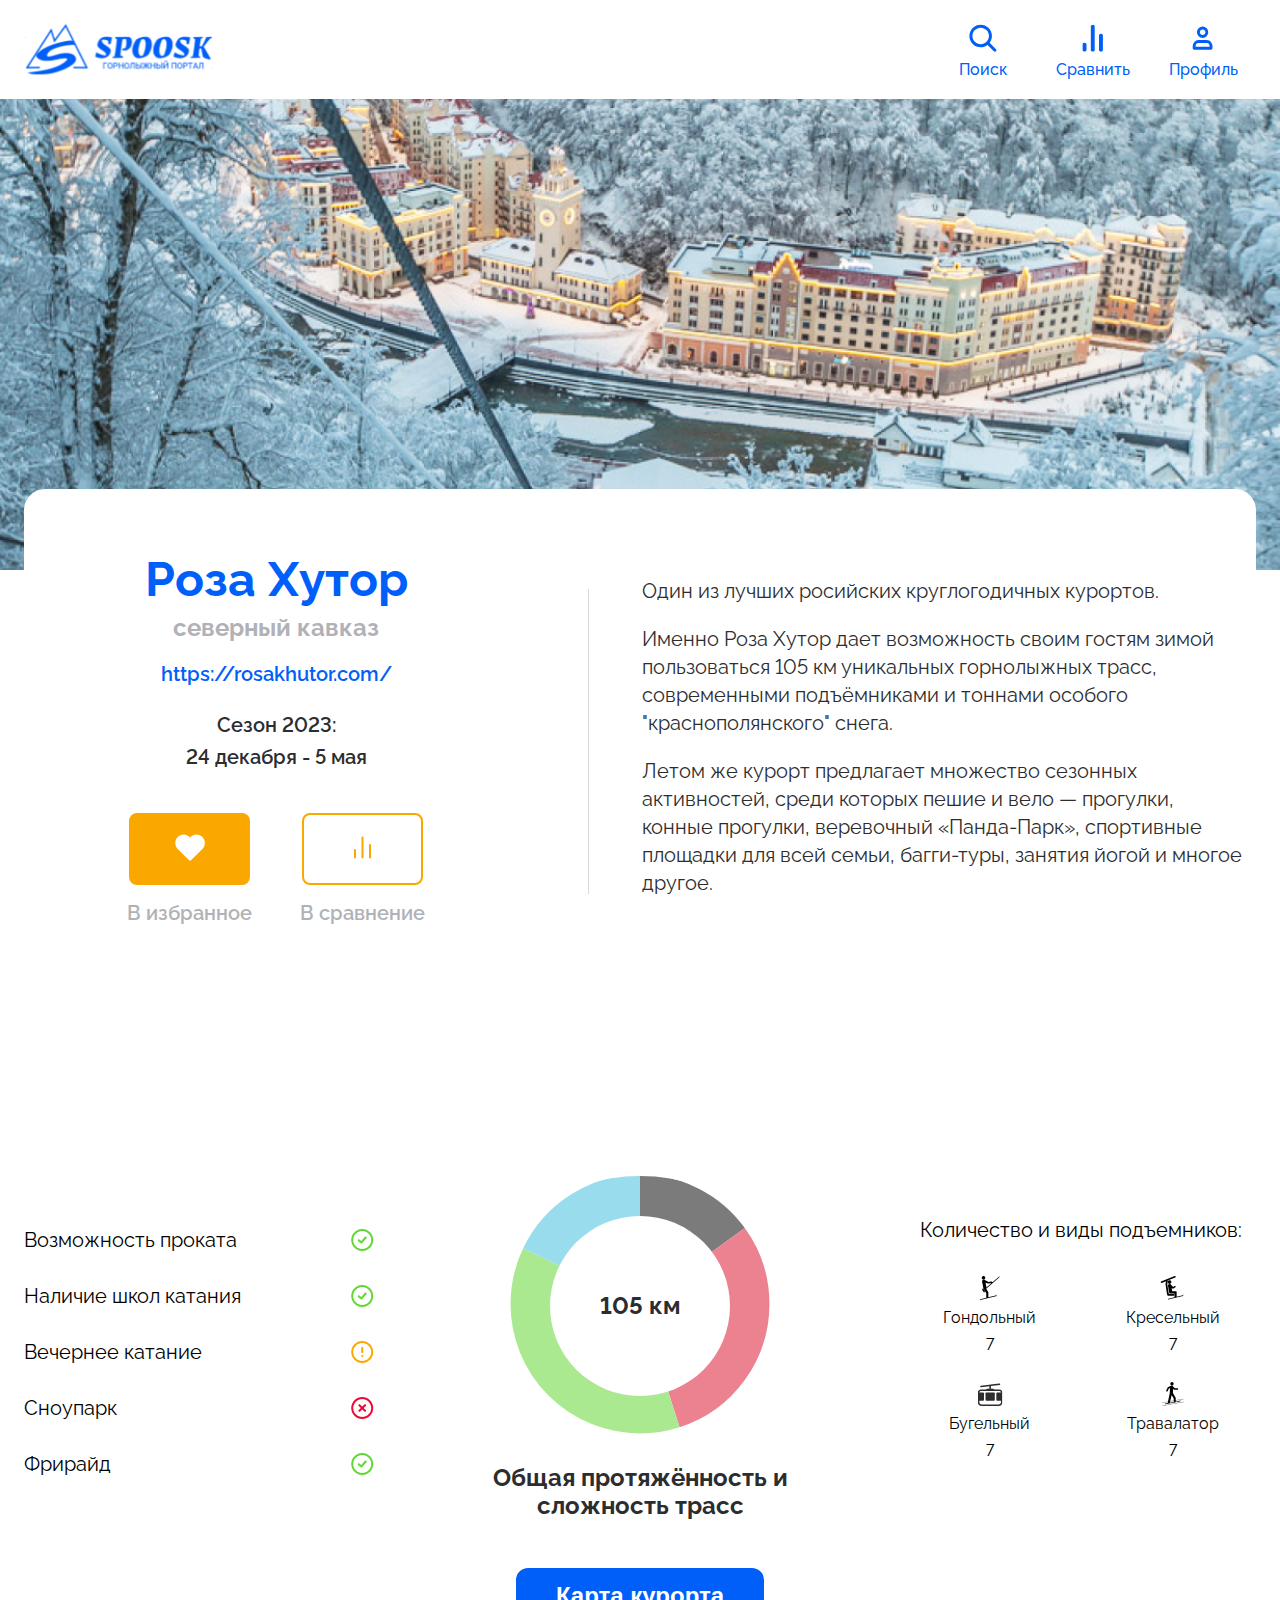
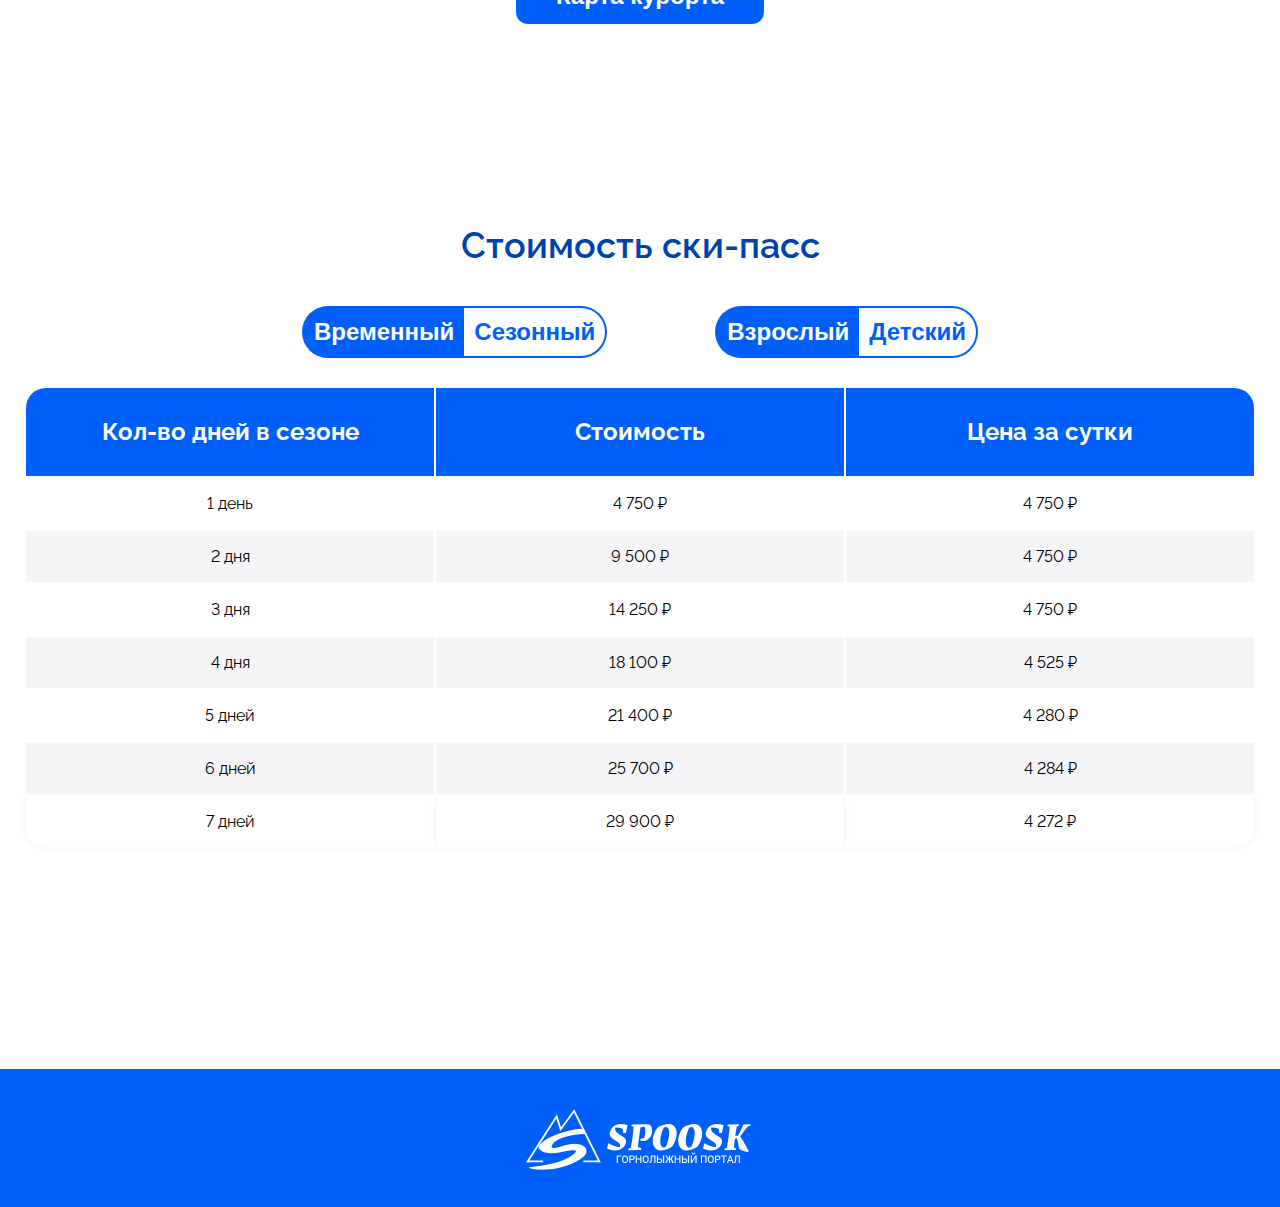
<file: pages/resorts.html>
<!DOCTYPE html>
<html lang="ru">
<head>
    <meta charset="UTF-8">
    <meta http-equiv="X-UA-Compatible" content="IE=edge">
    <meta name="viewport" content="width=device-width, initial-scale=1.0">

    <link href="https://fonts.googleapis.com/css2?family=Raleway:wght@400;500;600;700&display=swap&subset=cyrillic-ext" rel="stylesheet">
    <link rel="stylesheet" href="../css/style.css">
    <link rel="stylesheet" href="../css/resorts.css">
    <script defer src="../js/script_filter.js"></script>
    <script defer src="../js/script.js"></script>
    <script defer src="../js/script_overlay.js"></script>
    
    <title>Роза Хутор</title>
</head>
<body>
    <div class="container">

        <header class="header header-white">
            <div class="header-wrapper wrapper">

                <div class="logo">
                    <a href="../index.html">
                        <img src="../image/header/logo_blue.svg" alt="Logo" width="190" height="57">
                    </a>
                </div>

                <nav class="header-menu">
                    <ul class="menu-list">
                        <li class="menu-item">
                            <a href="#" class="menu-link menu-link-blue">
                                <img src="../image/header/header_search_icon_blue.svg" alt="Поиск" width="28" height="28">
                                <div class="name">Поиск</div>
                            </a>
                        </li>
                        <li class="menu-item">
                            <a href="#" class="menu-link menu-link-blue" id="open-modal-comparison-btn">
                                <img src="../image/header/header_comparison_icon_blue.svg" alt="Поиск" width="28" height="28">
                                <div class="name">Сравнить</div>
                            </a>
                        </li>
                        <div class="modal-comparison menu-link-blue" id="my-modal-comparison">
                            <div class="modal-comparison_box">
                                <div class="modal-comparison-block">
                                    <a href="#" class="modal-comparison-text">Пожалуйста, выберите курорты для сравнения</a>
                                </div>
                            </div>
                        </div>
                        <li class="menu-item">
                            <a href="#" class="menu-link menu-link-blue" id="open-modal-profile-btn">
                                <img src="../image/header/header_account_icon_blue.svg" alt="Поиск" width="28" height="28">
                                <div class="name">Профиль</div>
                            </a>
                        </li>
                    </ul>
                </nav>

            </div>
        </header>
    
        <main class="page">

            <section class="page-banner page_resorts-banner">
                <div class="banner-image _img">
                    <img src="../image/header/main_resorts.jpg" alt="Фото курорта">
                </div>
            </section>
    
            <section class="page-basic-info">
                <div class="wrapper">
                    <div class="basic-info-container">
                        <div class="basic-info-content">

                            <div class="basic-info-left">
                                <div class="basic-info-item basic-info-resort">
                                    <div class="resort-content">
                                        <div class="resort-name">Роза Хутор</div>
                                        <div class="resort-region">северный кавказ</div>
                                        <a class="resort-link-site" href="https://rosakhutor.com/">https://rosakhutor.com/</a>
                                        <div class="resort-sezon"> 
                                            <span>Сезон 2023:</span><br>
                                            <span>24 декабря - 5 мая</span>
                                        </div>
                                    </div>
                                    <div class="resort-button">

                                        <div class="resort-button-box left">
                                            <button class="resort-btn resort-btn-favorites">
                                                <svg width="31" height="31" viewBox="0 0 30 30" fill="none" xmlns="http://www.w3.org/2000/svg">
                                                    <path fill-rule="evenodd" clip-rule="evenodd" d="M15.5639 5.34514C17.1373 3.87288 19.041 2.50024 21.7512 2.50024C23.8889 2.50024 25.9861 3.36915 27.4974 4.88094C30.6016 7.98415 30.6338 13.2389 27.4976 16.3739L16.4476 27.4239C16.2132 27.6583 15.8953 27.79 15.5637 27.79C15.2322 27.79 14.9143 27.6583 14.6799 27.4239L3.62985 16.3739C0.493255 13.2373 0.493255 8.01774 3.62985 4.88114C5.15389 3.35711 7.22092 2.50091 9.37624 2.50091C12.0914 2.50091 13.9902 3.87147 15.5639 5.34514ZM21.7512 5.00024C19.6445 5.00024 18.2179 6.20366 16.4476 7.97391C16.2132 8.20833 15.8953 8.34003 15.5637 8.34003C15.2322 8.34003 14.9143 8.20833 14.6799 7.97391C12.9062 6.20025 11.488 5.00091 9.37624 5.00091C7.88397 5.00091 6.45282 5.59371 5.39762 6.64891C3.23733 8.8092 3.23733 12.4459 5.39762 14.6061L15.5637 24.7723L25.7299 14.6061C27.8835 12.4535 27.864 8.78201 25.7301 6.64912C24.6876 5.60618 23.2258 5.00024 21.7512 5.00024Z" fill="white"/>
                                                    <path d="M14.6167 10.1889C13.2572 8.18959 13.6059 6.53213 11.0954 6.53213C7.22089 6.53213 6.89685 7.57532 6.89685 11.3175C6.89685 11.4381 7.01928 13.59 6.62597 13.3039C5.60531 12.5616 4.195 10.7694 4.88787 9.55688C7.6929 4.64808 9.41703 11.0507 9.76358 13.8231C9.8962 14.8841 11.5585 17.4854 11.0954 18.3602C10.641 19.2185 8.50205 16.8163 8.31893 16.4867C7.12783 14.3427 12.2134 16.7521 12.9012 17.5928C13.7094 18.5806 13.9945 20.483 14.9327 21.6559C15.8286 22.7757 15.3122 25.1673 16.4451 21.7687C17.0974 19.812 17.9776 18.7798 19.5827 17.7282C21.3944 16.5412 22.7371 16.0373 22.314 13.7103C22.0422 12.2152 15.69 16.797 15.0005 17.051C10.9151 18.5562 8.92839 15.3857 8.92839 11.4078C8.92839 10.7139 8.39015 9.92299 9.15412 9.8729C10.3373 9.79531 12.2362 10.1105 13.0818 11.0467C13.3014 11.2898 9.5188 11.1039 9.24441 11.0918C5.45478 10.9256 9.24053 13.8043 10.9148 14.1391C12.3657 14.4293 15.0738 14.0361 15.7905 12.4236C16.2706 11.3433 18.2735 11.5159 18.2735 9.3763C18.2735 8.72195 18.617 6.98708 19.4924 6.93844C21.4652 6.82885 24.6647 4.97096 25.6096 7.25446C27.3396 11.4351 26.3105 14.0647 22.6977 16.735C21.6596 17.5023 19.5731 18.1239 18.7701 19.1277C17.4164 20.8199 20.4244 15.0846 21.6594 13.3039C23.0952 11.2337 21.4256 12.703 20.6211 13.5522C18.7052 15.5745 16.8729 18.3418 14.4587 19.8275C14.086 20.0568 12.0106 14.1087 14.391 13.5297C16.9417 12.9092 17.8656 14.0469 16.242 12.0173C15.7311 11.3788 15.4299 9.75365 16.4677 9.3763C18.0723 8.79281 24.2012 7.19053 24.6841 9.55688C24.9296 10.7596 24.8969 11.5542 23.7135 12.0173C22.897 12.3368 21.1419 13.1611 20.5082 12.1753C18.8618 9.61426 21.4826 10.0725 22.5623 11.7239C24.1655 14.1758 21.2211 16.196 20.0793 17.8185C19.2563 18.988 19.3423 20.6267 18.4541 21.7687C17.7956 22.6154 15.917 23.403 14.8876 23.0779C13.8121 22.7383 13.5434 20.0821 13.2172 19.1503C13.008 18.5524 12.7363 17.2944 13.0818 16.6899C13.4604 16.0273 15.4705 14.7607 14.9327 16.3738C14.4481 17.8277 12.9915 18.3047 12.9915 19.9403" stroke="white" stroke-width="3" stroke-linecap="round"/>
                                                    <path d="M19.4924 13.4395C18.934 13.4395 17.8983 13.7204 17.8672 12.9429C17.8456 12.4028 18.0518 11.723 17.2803 11.9045C16.0795 12.1871 13.5151 15.2835 12.6078 13.6201C12.1264 12.7375 11.757 11.2854 11.1631 10.5728C10.8274 10.1699 11.041 9.63974 10.9374 9.17324C10.6795 8.01274 10.8197 8.32737 12.1789 8.15747" stroke="white" stroke-width="3" stroke-linecap="round"/>
                                                    <path d="M7.30316 13.4395V15.0647" stroke="black" stroke-width="3" stroke-linecap="round"/>
                                                    <path d="M8.9284 15.4709C8.15957 15.1634 6.89685 14.5842 6.89685 13.62C6.89685 12.321 7.91085 12.6188 8.13835 13.6425C8.31791 14.4506 9.88702 15.0012 9.74101 15.8772C9.5609 16.9579 5.43887 15.9345 4.9556 15.0646C4.69865 14.6021 4.86531 13.7286 4.86531 13.2137C4.86531 10.7281 8.90613 15.3466 9.49271 16.0352C10.6598 17.4053 11.9327 18.8815 13.1946 20.1435C15.2668 22.2156 13.6453 20.055 12.5852 19.218C10.2608 17.3829 9.08914 12.6585 8.4318 9.7826C8.14696 8.53646 7.02849 6.12582 8.72524 6.12582C9.78733 6.12582 12.5159 7.49808 11.4791 7.72848C10.5089 7.94408 9.29624 7.75105 8.29636 7.75105C7.72756 7.75105 6.45166 7.57189 6.17452 6.93844C5.32656 5.00023 10.1688 9.07832 11.0502 11.0015C11.8811 12.8143 12.5852 15.3082 12.5852 17.2993C12.5852 18.222 13.5661 19.0964 14.0298 19.85C14.2411 20.1933 14.9964 20.9325 15.023 21.1592C15.2345 22.9568 14.78 22.0643 13.5784 20.6175C12.2659 19.0372 12.5852 17.1827 12.5852 15.2452C12.5852 13.2287 12.5852 11.2122 12.5852 9.19571C12.5852 8.75331 12.8258 7.06965 12.3369 6.96101C10.7934 6.61801 10.4178 6.62169 9.583 4.95204C8.89892 3.58387 10.7378 6.7154 10.9599 7.34474C11.1399 7.85476 11.7315 9.18891 11.8628 8.96998C13.3655 6.46555 12.9118 14.0384 12.9012 14.1166C12.5053 17.032 12.4306 18.1281 15.4293 19.1277" stroke="white" stroke-width="3" stroke-linecap="round"/>
                                                    <path d="M10.9056 19.5657C11.1241 19.9548 12.1724 22.2537 12.4884 20.6736" stroke="white" stroke-width="3" stroke-linecap="round"/>
                                                    <path d="M18.0282 9.43557C17.9294 8.93014 17.9657 7.87092 17.6765 7.44827C17.5117 7.2074 16.6931 8.18426 16.6037 8.29243C16.3945 8.5457 15.0586 10.3261 15.6364 9.76971C16.7017 8.74391 17.5965 7.69218 18.8724 6.93825C19.2151 6.73576 19.6644 6.6781 19.9276 6.34909C20.6406 5.45792 21.5518 4.805 22.6975 5.67201C23.7622 6.47773 23.8846 7.69381 23.8846 8.95193C23.8846 9.79989 23.2267 10.0366 22.4249 10.1918C20.9899 10.4695 18.7608 11.8986 18.0282 13.164C17.7211 13.6946 18.0279 14.3343 17.571 14.8171C17.4205 14.9761 16.1358 16.1745 15.9706 15.9778C15.6098 15.5483 15.852 14.4869 16.0058 14.0257C16.4034 12.8327 16.4454 11.8823 16.4454 10.6315C16.4454 10.0944 16.4104 9.09425 15.7244 8.96952C15.4782 8.92476 15.3219 9.06092 15.1001 9.11021C14.5852 9.22462 13.6758 8.27894 13.3414 7.97587C12.8839 7.56124 12.3588 7.15361 11.9608 6.68324C11.7081 6.38458 12.3301 7.02437 12.3301 7.5362" stroke="white" stroke-width="3" stroke-linecap="round"/>
                                                </svg>
                                            </button>
                                            <div class="resort-btn-text">В избранное</div>
                                        </div>

                                        <div class="resort-button-box">
                                            <button class="resort-btn resort-btn-comparison">
                                                <svg width="31" height="31" viewBox="0 0 31 31" fill="none" xmlns="http://www.w3.org/2000/svg">
                                                    <path d="M23 25.5V13" stroke="#FAA800" stroke-width="2" stroke-linecap="round" stroke-linejoin="round"/>
                                                    <path d="M15.5 25.5V5.5" stroke="#FAA800" stroke-width="2" stroke-linecap="round" stroke-linejoin="round"/>
                                                    <path d="M8 25.5V18" stroke="#FAA800" stroke-width="2" stroke-linecap="round" stroke-linejoin="round"/>
                                                </svg>                      
                                            </button>
                                            <div class="resort-btn-text">В сравнение</div>
                                        </div>
                                                            
                                    </div>
                                </div>
                            </div>

                            <div class="block-vert-line"></div>

                            <div class="basic-info-right">
                                <div class="basic-info-item basic-info-description">
    
                                    <div class="resort-description">
                                        <p>Один из лучших росийских круглогодичных курортов.</p>
                                        <p>Именно Роза Хутор дает возможность своим гостям зимой пользоваться 105 км уникальных горнолыжных 
                                        трасс, современными подъёмниками и тоннами особого "краснополянского" снега.</p>
                                        <p>Летом же курорт предлагает множество сезонных активностей, среди которых пешие и вело — прогулки, 
                                        конные прогулки, веревочный «Панда-Парк», спортивные площадки для всей семьи, багги-туры, занятия 
                                        йогой и многое другое.</p>
                                    

                                    </div>

                            
                    
                    
                                </div>
                            </div>

                        </div>
                    </div>
                </div>
            </section> 
    
            <section class="page-additional-info">
                <div class="wrapper">
                    <div class="content">
                        <div class="additional-info-container">

                            <div class="additional-info-column">
                                <div class="additional-info-property">
                                    <ul class="nav-property">
                                        <li>Возможность проката
                                            <img src="../image/resorts/status-icon-green.svg" alt="">
                                        </li>
                                        <li>
                                            Наличие школ катания
                                            <img src="../image/resorts/status-icon-green.svg" alt="">
                                        </li>
                                        <li>
                                            Вечернее катание
                                            <img src="../image/resorts/status-icon-orange.svg" alt="">
                                        </li>
                                        <li>
                                            Сноупарк
                                            <img src="../image/resorts/status-icon-red.svg" alt="">
                                        </li>
                                        <li>
                                            Фрирайд
                                            <img src="../image/resorts/status-icon-green.svg" alt="">
                                        </li>
                                    </ul>
                                </div>
                            </div>
    
                            <div class="additional-info-column">
                                <div>
                                    <div class="card-body">
                                        <div class="timer">
                                            <div class="timer__line">
                                                <svg class="pie" width="260" viewBox="0 0 40 40">
                                                    <g>
                                                      <circle r="15.9155" cx="50%" cy="50%"></circle>
                                                      <circle r="15.9155" cx="50%" cy="50%"></circle>
                                                      <circle r="15.9155" cx="50%" cy="50%"></circle>
                                                      <circle r="15.9155" cx="50%" cy="50%"></circle>
                                                    </g>
                                                </svg>
                                            </div>
                                            <div class="timer__body">
                                                <div class="timer__counter">
                                                    <span>105 км</span>
                                                </div>
                                            </div>

                                        </div>
                                        <div class="timer-text">Общая протяжённость и сложность трасс</div>
                                        <!-- <span class="ch1">15</span>
                                        <span class="ch2">30</span>
                                        <span class="ch3">41</span>
                                        <span class="ch4">18</span> -->
                                    </div>
                                </div>
                            </div>
    
                            <div class="additional-info-column">
                                <div>
                                    <h3 class="nav-lift-title">Количество и виды подъемников:</h3>
                                    <ul class="nav-lift">
                                        <li>
                                            <img src="../image/resorts/gon_icon.svg" alt="">
                                            <span class="bl">Гондольный</span> 
                                            <span class="bl">7</span>
                                        </li>
                                        <li>
                                            <img src="../image/resorts/kr_icon.svg" alt="">
                                            <span class="bl">Кресельный</span> 
                                            <span class="bl">7</span>
                                        </li>
                                        <li>
                                            <img src="../image/resorts/bug_icon.svg" alt="">
                                            <span class="bl">Бугельный</span> 
                                            <span class="bl">7</span>
                                        </li>
                                        <li>
                                            <img src="../image/resorts/konv_icon.svg" alt="">
                                            <span class="bl">Травалатор</span> 
                                            <span class="bl">7</span>
                                        </li>
                                    </ul>
                                </div>
    
                            </div>
    
                        </div>
                        <button class="resort-map">Карта курорта</button>
                    </div>
                </div>
            </section>

            <section class="page-price-skipass">
                <div class="wrapper">
                    <div class="content">
                        <h2 class="table-title">Стоимость ски-пасс</h2>
                        <div class="conten-btn">
                            <div class="table-button">
                                <div class="table-button-group">
                                    <button class="table-button-blue">Временный</button>
                                    <button class="table-button-white">Сезонный</button>
                                </div>
                                <div class="table-button-group">
                                    <button class="table-button-blue">Взрослый</button>
                                    <button class="table-button-white">Детский</button>
                                </div>
                            </div>
                        </div>

                        <div>
                            <table class="table">
                                <thead>
                                    <tr>
                                        <th>Кол-во дней в сезоне</th>
                                        <th>Стоимость</th>
                                        <th>Цена за сутки</th>
                                    </tr>
                                </thead>
                                <tbody>
                                    <tr>
                                        <td>1 день</td>
                                        <td>4 750 ₽</td>
                                        <td>4 750 ₽</td>
                                    </tr>
                                    <tr>
                                        <td>2 дня</td>
                                        <td>9 500 ₽</td>
                                        <td>4 750 ₽</td>
                                    </tr>
                                    <tr>
                                        <td>3 дня</td>
                                        <td>14 250 ₽</td>
                                        <td>4 750 ₽</td>
                                    </tr>
                                    <tr>
                                        <td>4 дня</td>
                                        <td>18 100 ₽</td>
                                        <td>4 525 ₽</td>
                                    </tr>
                                    <tr>
                                        <td>5 дней</td>
                                        <td>21 400 ₽</td>
                                        <td>4 280 ₽</td>
                                    </tr>
                                    <tr>
                                        <td>6 дней</td>
                                        <td>25 700 ₽</td>
                                        <td>4 284 ₽</td>
                                    </tr>
                                    <tr>
                                        <td>7 дней</td>
                                        <td>29 900 ₽</td>
                                        <td>4 272 ₽</td>
                                    </tr>
                                </tbody>
                            </table>
                        </div>

                    </div>

                </div>

            </section>
  
        </main>

        <footer class="footer">
            <div class="wrapper">
                <div class="cards-wrapper">
                    <a href="resorts.html">
                        <img src="../image/footer/logo_footer.svg" alt="Logo">
                    </a>
                    <!-- <a class="pp" href="http://pnpl.tech/">Проект разработан в рамках Pineapple Practice</a> -->
                </div>
            </div>
        </footer>

    </div>
</body>
</html>
</file>
<file: css/style.css>
@font-face {
    src: url('../fonts/Raleway-Regular.ttf');
    font-family: 'Raleway';
    font-weight: 400;
    font-style: normal;
}
@font-face {
    src: url('../fonts/Raleway-Medium.ttf');
    font-family: 'Raleway';
    font-weight: 500;
    font-style: normal;
}
@font-face {
    src: url('../fonts/Raleway-SemiBold.ttf');
    font-family: 'Raleway';
    font-weight: 600;
    font-style: normal;
}
@font-face {
    src: url('../fonts/Raleway-Bold.ttf');
    font-family: 'Raleway';
    font-weight: 700;
    font-style: normal;
}

*,
*::after,
*::before {
    margin: 0;
    padding: 0;
    border: 0;
    box-sizing: border-box;
}

a {
    text-decoration: none;
    outline: none;
}

ul,
ol,
li {
    list-style: none;
}

img {
    vertical-align: top;
}

h1,
h2,
h3,
h4,
h5,
h6 {
    font-weight: inherit;
    font-size: inherit;
}

html,
body {
    height: 100%;
    font-family: 'Raleway', 'Helvetica', 'Arial', sans-serif;
    font-feature-settings: "lnum";
    color: #000;
    font-size: 16px;
    font-weight: 400;
}

/* --------BASE------------------------------------------------------------------ */

.container {
    min-height: 100%;
    overflow: hidden;
    display: flex;
    flex-direction: column;
}

.wrapper {
    max-width: 1232px;
    margin: 0 auto;
    /* padding: 0 10px; */
}

._img {
    position: relative;
}

._img img {
    position: absolute;
    width: 100%;
    height: 100%;
    top: 0;
    left: 0;
    object-fit: cover;

}

/* ------HEADER---------------------------------------------------------------- */

.header {
    position: absolute;
    width: 100%;
    left: 0;
    top: 0;

    padding-top: 12px;
    padding-bottom: 12px;

    z-index: 50;
}

.header-white {

    background-color: #fff;

}

.header-wrapper {
    display: flex;
    justify-content: space-between;
    align-items: center;
}

.header-menu {
    display: flex;
    justify-content: space-between;
    padding: 12px 8px 8px 8px;
}

.menu-list {
    display: flex;
    flex-wrap: wrap;
    justify-content: space-between;
}

.menu-item {
    text-align: center;
}

.menu-item:not(:last-child) {
    margin: 0px 20px 0px 0px;
}

.menu-link {
    color: #fff;
    line-height: 19px;
    font-weight: 500;
}

.menu-link-blue {
    color: #005FF9;
}

.menu-link img {
    text-align: center;
    margin: 0 31px 8px 31px;
}


/* --------PAGE-------------------------------------------------- */
.page {
    flex: 1 1 auto;
}

.page-banner {
    position: relative;
}

.page-form {
    margin: -81px 0px 0px 0px;
}

.page-cards {
    padding-top: 86px;
}

.page-reviews {
    padding-top: 86px;
    padding-bottom: 192px;
}

.section-title {
    margin-bottom: 40px;

    color: #0042AD;
    font-size: 37px;
    line-height: 42px;
    font-weight: 600;
}

/* --------BANNER-------------------------------------------------- */


.banner-image {
    position: absolute;
    width: 100%;
    height: 100%;
    top: 0;
    left: 0;

}

/* @media (max-width: 1300px) {
    .banner-image img {
        object-position: right;
    }
} */


.banner-content {
    position: relative;
    margin-left: 57px;
    /* top: 235px; */
    /* right: 106px; */
    max-width: 593px;
    padding: 238px 0px 221px 0px;

    z-index: 2;
}

.banner-content-title {
    margin-bottom: 15px;
    font-weight: 700;
    font-size: 48px;
    line-height: 70px;
    color: #fff;
}

.banner-content-text {
    font-weight: 500;
    font-size: 28px;
    line-height: 33px;
    color: #fff;
}


/* .search {
    display: block;
    text-align: center;
}

.search-btn svg {
    right: 5px;
}

.search-box {
    display: block;
    position: relative;
    margin: 0 31px 8px 31px;
    width: 28px;
    height: 28px;
} */

/* .search .name_1 {
    float: initial;
} */

/* .search-box.active {
    width: 200px;
    height: 28px;
    transition: all 0.2s;
}

.search-box.active {
    width: 740px;
    height: 55px;
    transition: all 0.5s;
}
*/

.search-box {
    position: relative;
    width: 776px;
    height: 55px;
} 

.search-box .search-btn {
    position: absolute;
    top: 50%;
    right: 0px;
    transform: translateY(-50%);
    cursor: pointer;
    transition: all 0.5s;
}

.search-box .search-btn.active  {
    opacity: 0;

}

.search-active {
    opacity: 1;
    display: none;
    display: flex;
    height: 100%;
    align-items: center;
} 

.search-active .search-input {
    opacity: 0;

    height: 100%;
    width: 740px;
    border: none;
    background: rgba(255, 255, 255, 0.5);
    font-size: 20px;
    line-height: 28px;
    font-weight: 400;
    border-radius: 12px;
    padding: 13.5px 0px 13.5px 10px;
    outline: none;
    transition: all 0.5s;
}

.search-active .search-input.active {
    opacity: 1;

    height: 100%;
    width: 100%;
    border: none;
    background: rgba(255, 255, 255, 0.5);
    font-size: 16px;
    border-radius: 12px;
    padding: 0 20px 0 20px;
    outline: none;
    transition: all 0.5s;
}

.search-active .cancel-btn {
    opacity: 0;
    margin-left: 12px;
    cursor: pointer;    
}

.search-active .cancel-btn.active {
    opacity: 1;
    margin-left: 12px; 
    cursor: pointer;   
}



/* 
.search-box .search-input.active {
    opacity: 1;

    height: 100%;
    width: 100%;
    border: none;
    background-color: white;
    box-shadow: 0 0 10px 0 #0061D3;
    font-size: 16px;
    border-radius: 40px;
    padding: 0 20px 0 20px;
    outline: none;
    transition: all 0.2s;
} */

/* .search-box .search-btn {
    position: absolute;
    top: 50%;
    right: 5px;
    width: 28px;
    height: 28px;
    transform: translateY(-50%);
    cursor: pointer;
    transition: all 0.5s;
}

.search-box .search-btn.active {
    position: absolute;
    top: 50%;
    right: 5px;
    width: 28px;
    height: 28px;
    transform: translateY(-50%);
    cursor: pointer;
} */



/* .menu-list li {
    list-style: none;
    text-align: center;
    display: block;


} */

/* .menu-list li a {
    display: block;
    padding: 0 0;

    text-decoration: none;
} */

/* .name {
    color: #0042AD;
    line-height: 20px;
    font-weight: 500;
} */
/* .menu-list li a .icon {
    width: 28px;
    height: 28px;
    text-align: center;
    margin: 0 31px 8px 31px;
} */


/* .control-btn {
    border: none;
    display: block;
    background-color: transparent;
    padding: 0;
    margin: 0;

    background-repeat: no-repeat;
    background-position: center;

    cursor: pointer;
}

.control-btn_search {
    background-image: url(../image/header/header_search_icon.svg);
    background-repeat: no-repeat;
    background-position: center;
}

.control-btn_comparison {
    background-image: url(../image/header/header_comparison_icon.svg);
    background-repeat: no-repeat;
    background-position: center;
}

.control-btn_profile {
    background-image: url(../image/header/header_account_icon.svg);
    background-repeat: no-repeat;
    background-position: center;
} */



/*-----form------------------------------------------ */

.form {
    position: relative;
    max-width: 1252px;
    margin-left: auto;
    margin-right: auto;
    padding: 37px 55.5px;

    border-radius: 21px;
    background: #ffff;

    z-index: 3;
}

.form-content {
    display: flex;
    flex-wrap: wrap;
    justify-content: start;
    align-items: end;
}

.form-group:not(:last-child) {
    padding: 0px 12px 0px 0px;
    /* display: block; */
    /* justify-content: space-between; */
}

.form-group-title {
    font-size: 20px;
    line-height: 23px;
    font-weight: 600;
    color: #0042AD;
}

.form-group-content {
    margin-top: 9px;
    position: relative;
}

.dropdown-button {
    position: relative;
    display: block;
    text-align: left;

    background: #fff;
    border: 2px solid #005FF9;
    border-radius: 11px;

    padding-top: 14px;
    padding-bottom: 14px;
    padding-left: 12px;
    padding-right: 40px;

    font-weight: 400;
    font-size: 20px;
    line-height: 24px;
    color: #005FF9;

    cursor: pointer;
}

.where {
    padding-right: 80px;
    min-width: 303px;
}

.when {
    padding-left: 42px;
    padding-right: 45px;
    min-width: 183px;
}

.riding_level {
    padding-right: 40px;
    min-width: 187px;
}

.when::before {
    content: "";

    position: absolute;
    top: 50%;
    left: 12px;
    transform: translateY(-50%);

    display: block;
    width: 24px;
    height: 24px;
    background-image: url(../image/filter/calendar_icon.svg);

    /* Снимаем клик с svg */
    pointer-events: none;
    cursor: pointer;
}

.dropdown-button::after {
    content: "";

    position: absolute;
    top: 50%;
    right: 12px;
    transform: translateY(-50%);

    display: block;
    width: 28px;
    height: 28px;
    background-image: url(../image/filter/chevron_down.svg);

    /* Снимаем клик с svg */
    pointer-events: none;
    cursor: pointer;
}

.dropdown-button:hover {
    outline: none;
    box-shadow: 0px 0px 5px #005FF9;
}

.dropdown-button:focus {
    outline: none;
    box-shadow: 0px 0px 5px #005FF9;
}

.dropdown-button--active {
    outline: none;
    box-shadow: 0px 0px 5px #005FF9;
}

.dropdown-list {
    display: none;

    position: absolute;
    left: 0;
    top: 56px;
    width: 100%;

    margin: 0;
    padding: 0;
    list-style-type: none;

    background: #fff;
    box-shadow: 0px 4px 10px 2px rgba(184, 209, 240, 0.6);
    overflow: hidden;

    border-radius: 8px;
    width: 100%;

    z-index: 4;
} 

.dropdown-list--visible {
    display: block;
}

.dropdown-list-item {
    margin: 0;
    padding: 0;

    padding: 10px 12px;

    font-weight: 400;
    font-size: 20px;
    line-height: 23px;
    color: #005FF9;

    cursor: pointer;
}

.dropdown-list-item:hover {
    background: rgba(196, 216, 241, 0.6);
}

.dropdown-input-hidden {
    display: none;
}

.btn {
    border: none;
    border-radius: 11px;
    text-align: center;

    cursor: pointer;
}

.btn-blue {
    background: #005FF9;
    padding-top: 16px;
    padding-bottom: 16px;
    padding-left: 24px;
    padding-right: 24px;
}

.btn:hover {
    opacity: 0.7;
    cursor: pointer;
}

.btn:focus {
    opacity: 0.7;
    outline: none;
}

.btn-result {
    min-width: 244px;
    padding-top: 14px;
    padding-bottom: 14px;
    padding-left: 55.5px;
    padding-right: 55.5px;

    background-color: #FAA800;

    color: #ffff;
    font-weight: 700;
    font-size: 24px;
    line-height: 28px;
}

/* @media (max-width: 1231px) {
    .btn-result {
        min-width: 0;
        padding-top: 14px;
        padding-bottom: 14px;
        padding-left: 10px;
        padding-right: 10px;   
    }
} */


/*--------------------Overlay------------------------- */

.modal-comparison {
    position: fixed;
    top: 0;
    left: 0;
    width: 100%;
    height: 100%;
    z-index: 0;
    background-color: rgba(0, 0, 0, .3);
    display: grid;
    align-items: center;
    justify-content: center;
    overflow: auto;
    visibility: hidden;
    opacity: 0;
    transform: opasity .4s visibility .4s;
}

.modal-comparison_box {
    position: relative;
    display: flex;
    flex-direction: row;
    justify-content: center;
    align-items: center;
    margin-left: 850px;
    margin-top: -570px;
    z-index: 2;
    width: 392px;
    height: 148px;
    border-radius: 0 0 32px 32px;
    box-shadow: 0 10px 15px rgba(0, 0, 0, .4);
    background-color: #fff;
    transform: scale(0);
    transition: transform .8s;
    padding: 40px 32px;
    gap: 9px;
}

.modal-comparison.open {
    visibility: visible;
    opacity: 1;
}

.modal-comparison .modal-comparison_box {
    transform: scale(1);
}

.modal-comparison-text {
    margin-left: auto;
    margin-right: auto;
    font-family: 'Raleway';
    font-style: normal;
    font-weight: 400;
    font-size: 16px;
    color: #0042AD;
    line-height: 19px;
    letter-spacing: 0.01em;

}

.modal-comparison-block {
    width: 328px;
    height: 38px;
    text-align: center;
    padding-left: 29px;
    padding-right: 29px;
}

.modal {
    position: fixed;
    top: 0;
    left: 0;
    width: 100%;
    height: 100%;
    z-index: 0;
    background-color: rgba(0, 0, 0, .3);
    display: grid;
    align-items: center;
    justify-content: center;
    overflow: auto;
    visibility: hidden;
    opacity: 0;
    transform: opasity .4s visibility .4s;
}


.modal_box {
    position: absolute;
    left: 50%;
    top: 50%;
    margin-left: -400px;
    margin-top: 250px;
    z-index: 2;
    min-width: 816px;
    min-height: 1152px;
    border-radius: 32px;
    box-shadow: 0 10px 15px rgba(0, 0, 0, .4);
    background-color: #fff;
    transform: scale(0);
    transition: transform .8s;
}

.modal__close-btn {
    position: absolute;
    top: 22px;
    right: 40px;
    border: none;
    border-color: transparent;
    padding: 5px;
    background-color: #fff;
    cursor: pointer;
}

.modal.open {
    visibility: visible;
    opacity: 1;
}

.modal.open .modal_box {
    transform: scale(1);
}

.checkbox-name {
    display: block;
    margin-top: 19px;
    cursor: pointer;
    user-select: none;
    position: relative;
}

.custom-checkbox {
    position: absolute;
    z-index: -1;
    opacity: 0;
    display: block;
    width: 0;
    height: 0;
}


.filters {
    position: relative;
    font-family: 'Raleway';
    font-style: normal;
    font-weight: 700;
    font-size: 24px;
    color: #0042AD;
    line-height: 28px;
    margin-left: 339px;
    margin-top: 24px;
    margin-bottom: 15px;
    height: 0;
}

.filters-track {
    font-family: 'Raleway';
    font-style: normal;
    font-weight: 700;
    font-size: 24px;
    line-height: 28px;
    color: #444444;
    padding-left: 100px;
    padding-top: 55px;
    padding-bottom: 0;
}

.track-block {
    display: flex;
    flex-wrap: wrap;
    width: 100%;
}

.track-block-name1 {
   padding-left: 60px;
   margin-top: 8px;
}

.track-block-name2 {
    padding-left: 105px;
    margin-top: 8px;
}

.label1 {
    display: inline-block;
    position: relative;
    padding: 0 0 0 35px;
    line-height: 23px;
    font-family: 'Raleway';
    font-style: normal;
    font-weight: 400;
    font-size: 20px;
    color: #2C2D2E;
    padding-left: 43px;
}

.custom-checkbox + .label1 {
    cursor: pointer;
}

.label1::before {
    content: "";
    display: inline-block;
    width: 30px;
    height: 30px;
    position: absolute;
    left: 0;
    top: 0;
    background: url(../image/overlay_filter/square.png) 0 0 no-repeat;
}

.custom-checkbox:checked+.label1::before {
    display: inline-block;
    width: 30px;
    height: 30px;
    position: absolute;
    left: 0;
    top: 0;
    background: url(../image/overlay_filter/check-square.png) 0 0 no-repeat;
}

.line-green::after {
    position: relative;
    content: '';
    display: block;
    width: 42.3px;
    border-radius: 25px;
    border-bottom: 6px solid #32D809;
}

.line-blue::after {
    position: relative;
    content: '';
    display: block;
    width: 42.3px;
    border-radius: 25px;
    border-bottom: 6px solid #0075FF;
}

.line-orange::after {
    position: relative;
    content: '';
    display: block;
    width: 42.3px;
    border-radius: 25px;
    border-bottom: 6px solid #DD6F49;
}

.line-black::after {
    position: relative;
    content: '';
    display: block;
    width: 42.3px;
    border-radius: 25px;
    border-bottom: 6px solid #000000; 
}

.line-none {
    padding-top: 5px;
    border-left: 12px;
}

.filters-lift {
    font-family: 'Raleway';
    font-style: normal;
    font-weight: 700;
    font-size: 24px;
    line-height: 28px;
    color: #444444;
    padding-left: 100px;
    padding-top: 51px;
    padding-bottom: 0;
}

.lift-block {
    display: flex;
    flex-wrap: wrap;
    width: 100%;
}

.lift-block-name1 {
    padding-left: 60px;
    margin-top: 9px;
}
 
.lift-block-name2 {
     padding-left: 53px;
     margin-top: 9px;
}

.lift-name {
    padding-top: 4px;
}

.filters-school {
    font-family: 'Raleway';
    font-style: normal;
    font-weight: 700;
    font-size: 24px;
    line-height: 28px;
    color: #444444;
    padding-left: 100px;
    padding-top: 67px;
    padding-bottom: 0;
}

.school-block {
    display: flex;
    flex-wrap: wrap;
    width: 100%;
}

.school-block-name1 {
    padding-left: 60px;
    margin-top: 14px;
}
 
.school-block-name2 {
     padding-left: 39px;
     margin-top: 14px;
}

.school-name {
    padding-top: 4px;
}

.filters-distance-block {
    display: block;
}

.filters-distance {
    font-family: 'Raleway';
    font-style: normal;
    font-weight: 700;
    font-size: 24px;
    line-height: 28px;
    color: #444444;
    padding-left: 104px;
    padding-top: 45px;
}

.slider-box {
    width: 100%;
    margin-left: 90px;
    margin-top: 25px;
} 

.slider {
    appearance: none;
    width: 562px;
    height: 8px;
    border-radius: 25px;
    background: -webkit-linear-gradient(right, #005FF9 0%, #005FF9 100%, #7CB8FF 0%, #7CB8FF 100%);
    outline: none;
    -webkit-transition: .2s;
    transition: opasity .2s;
}

.slider::-moz-range-track {
    -moz-appearance: none;
    width: 554px;
    height: 8px;
    border-radius: 25px;
    background: -moz-linear-gradient(left, #005FF9 0%, #005FF9 50%, #7CB8FF 50%, #7CB8FF 100%);
    outline: none;
    -webkit-transition: .2s;
    transition: opasity .2s;
}

.slider::-webkit-slider-thumb {
    -webkit-appearance: none;
    appearance: none;
    width: 32px;
    height: 32px;
    border-radius: 50%;
    background: #fff;
    border: 1px solid #0042AD;
    cursor: pointer;
}

.slider::-moz-range-thumb {
    -moz-appearance: none;
    width: 32px;
    height: 32px;
    border-radius: 50%;
    background: #fff;
    border: 1px solid #0042AD;
    cursor: pointer;
}

.slider-box-name {
    display: flex;
    justify-content: space-between;
    margin-left: 50px;
    margin-right: 130px;
    margin-top: 17px;
}

.slider-name {
    font-family: 'Raleway';
    font-style: normal;
    font-weight: 400;
    font-size: 16px;
    line-height: 19px;
    color: #2C2D2E;
}

.filters-additional {
    font-family: 'Raleway';
    font-style: normal;
    font-weight: 700;
    font-size: 24px;
    line-height: 28px;
    color: #444444;
    padding-left: 104px;
    padding-top: 46px;
}

.custom-checkbox2 {
    position: relative;
    z-index: -1;
    opacity: 0;
    margin-top: 25px;
}

.custom-checkbox2 + .label2 {
    position: relative;
    padding: 0 0 0 55px;
    cursor: pointer;
}

.custom-checkbox2 + .label2::before {
    content: '';
    position: absolute;
    top: -4px;
    left: 0;
    width: 40.33px;
    height: 25.67px;
    border-radius: 25px;
    background: rgba(42, 99, 166, 0.45);
    transition: .2s;
}

.custom-checkbox2 + .label2::after {
    content: '';
    position: absolute;
    top: 0;
    left: 5.33px;
    width: 16px;
    height: 16px;
    border-radius: 10px;
    background: #FFF;
    border: 1px solid #FFF;
    transition: .2s;
}

.custom-checkbox2:checked + .label2::before {
    background: #005FF9;
}

.custom-checkbox2:checked + .label2::after {
    left: 17px;
}

.filters-additional-block {
    display: flex;
    flex-wrap: wrap;
    width: 100%;
}

.additional-block1 {
    margin-left: 47px;
    margin-top: 23px;
}

.additional-block2 {
    margin-left: 25px;
    margin-top: 22px;
}

.additional-name {
    font-family: 'Raleway';
    font-style: normal;
    font-weight: 400;
    font-size: 20px;
    line-height: 28px;
    color: #2C2D2E;
}

.button-block {
    display: flex;
    justify-content: space-between;
    width: 100%;
    margin-top: 75px; 
}

.button-block1 {
    margin-left: 68px;
    margin-top: 20px;
}

.button-block2 {
    margin-right: 50px;
}

.button-clear {
    border: none;
    background: #FFFFFF;
    font-family: 'Raleway';
    font-style: normal;
    font-weight: 400;
    font-size: 20px;
    line-height: 28px;
    color: #005FF9;
    cursor: pointer;
}

.button-pickup {
    border: none;
    font-family: 'Raleway';
    font-style: normal;
    font-weight: 600;
    font-size: 20px;
    line-height: 32px;
    color: #FFF;
    background: #FAA800;
    width: 205px;
    height: 56px;
    display: flex;
    flex-direction: row;
    justify-content: center;
    align-items: center;
    padding: 12px 36px;
    gap: 13px;
    border-radius: 12px;
    cursor: pointer;
}


/*-------------------- Cards--------------------------- */

.cards-wrapper {
    position: relative;
    max-width: 1141px;
    margin: 0 auto;
    padding-left: 10px;
    padding-right: 10px;
}

.cards-content {
    display: flex;
    flex-wrap: wrap;
    margin: 0px -20px;
    justify-content: center;
}

.card-column {
    padding: 0px 19.25px 80px 19.25px;
}

.card-item {
    background-color: #ffff;
    border-radius: 32px;
    box-shadow: 0px 6px 10px 2px #E9E9E9;
}

.card-image {
    position: relative;
    width: 348px;
    height: 240px;
}

.card-title {
    position: absolute;
	bottom: 8px;
	left: 21px;
	width: 100%;
}

.card-title-name span {
    font-size: 20px;
    line-height: 23px;
    font-weight: 700;
    color: #FFFFFF;
}

.card-title-additionally span {
    font-size: 16px;
    line-height: 19px;
    font-weight: 400;
    color: #FFFFFF;
}

/* .card-image-shadow {
    border-radius: 32px 32px 0 0;
    box-shadow: inset rgba(42, 99, 166, 0.85) 6px -67px 60px,
    rgba(0, 97, 211, 0.1) 1px 224px 10px ;
} */

.image {
    width: 100%;
    height: 100%;
    border-radius: 32px 32px 0 0;
    object-fit: cover;
    /* position: relative;
    z-index: -1; */
}

.card-rating {
    width: 43px;
    position: absolute;
	top: 0px;
	left: 275px;
    padding: 5px 10px;
    
    background-color: #fff;
    border: none;
    border-radius: 0px 0px 5px 5px;

    cursor: initial;
}

.rating-content {
    text-align: center;
}

.rating-content img {
    width: 13px;
    height: 13px;
}

.rating-value {
    /* padding-top: 4px; */
    font-size: 16px;
    line-height: 19px;
    font-weight: 500;
}

.card-body {
    display: block;
    padding: 12px 20px 20px 20px;

    color: #2C2D2E;
}

.property {
    display: flex;
    justify-content: space-between;
    margin-bottom: 12px;
}

.property-name {
    font-size: 16px;
    line-height: 19px;
    font-weight: 400;
}

.property-value {
    font-size: 16px;
    line-height: 19px;
    font-weight: 500;
}

.count-trails {
    width: 100%;
    margin-bottom: 12px;
    
    font-size: 14px;
    line-height: 16px;
    font-weight: 500;
}

.count-trails ul {
    overflow: hidden;
}

.count-trails-list li {
    float: left;
    color: #FFFFFF;
    text-align: center;
    padding: 0;
    margin: 0;
}

.count-trails-list .green {
    width: 19%;
    border-radius: 8px 0 0 8px;
    background-color: #ABE991;
}

.count-trails-list .blue {
    width: 8%;
    background-color: #99DCED;
}

.count-trails-list .red {
    width: 65%;
    background-color: #EC818F;
}

.count-trails-list .black {
    width: 8%;
    border-radius: 0 8px 8px 0;
    background-color: #7B7B7B;
}

.form-button {
    display: flex;
    justify-content: space-between;
}

.cards-btn {
    border-radius: 8px;
    user-select: none; 
    cursor: pointer;

    line-height: 19px;
    color: #FFFFFF;
    font-size: 16px;
    font-weight: 600;
}

.cards-btn:focus {
    outline: none;
}

.cards-btn svg {
    width: 24px;
    height: 24px;
}

.btn-white {
    padding: 4px 20px;

    background-color: white;
    border: 2px solid #D9D9D9;
}

.btn-white:hover {
    cursor: pointer;
}

.btn-white:hover svg path {
    stroke-opacity: 1;
    fill-rule: nonzero;
    clip-rule: inherit;
    fill-opacity: 1;
    fill: #005FF9;
    stroke: #005FF9;
}

.btn-white:hover {
    border: 2px solid #005FF9;
    /* transition: .5s; */
}

/* .btn-white svg path {
    transition: fill .5s, stroke .5s;
} */

.cards-btn-blue {
    padding: 12px 33px;
    background-color: #005FF9;
    border: none;

    text-align: center;
    text-decoration: none;
    /* font-size: 16px;
    font-weight: 600;
    line-height: 19px;
    color: #FFFFFF; */
}

/* .form-button a {
    line-height: 19px;
    color: #FFFFFF;
    font-size: 16px;
    font-weight: 600;
} */

.cards-btn-blue:hover {
    opacity: 0.7;
    cursor: pointer;
}

/* .btn {
    border: none;
    border-radius: 11px;
    text-align: center;

    cursor: pointer;
}

.btn-blue {
    background: #005FF9;
    padding-top: 16px;
    padding-bottom: 16px;
    padding-left: 24px;
    padding-right: 24px;
}

.btn:hover {
    opacity: 0.7;
    cursor: pointer;
}

.btn:focus {
    opacity: 0.7;
    outline: none;
}

} */

/* -----REVIEWS------------------------------------------------------- */
.reviews-wrapper {
    position: relative;
}
.chevron-left {
    position: absolute;
    bottom: 278px;
    left: 0;

    cursor: pointer;
    z-index: 5;
}
.chevron-right {
    position: absolute;
    bottom: 278px;
    right: 0;

    cursor: pointer;
    z-index: 5;
}

.reviews-content {
    display: flex;
    flex-wrap: wrap;
    margin: 0px -50px;
    justify-content: center;
}
.review-column {
    padding: 0px 52px 20px 52px;
}
.review-item {
    padding: 20px;

    background-color: #ffff;
    border-radius: 32px;
    box-shadow: 0px 6px 10px 2px #E9E9E9;
}
.review-content {
    max-width: 465px;
}

.review-content .img-foto {
    border-radius: 30px;
}

.review-content-text {
    display: inline-block;
    margin-left: 22px;
} 

.review-author-name {
    font-size: 20px;
    line-height: 32px;
    font-weight: 600;
}
.review-author-subname {
    margin-top: -7px;

    font-size: 16px;
    line-height: 19px;
    font-weight: 400;
    letter-spacing: 1%;

    color: #B1B2B7;
}
.review-resort-name {
    margin-top: 8px;

    font-size: 20px;
    line-height: 24px;
    font-weight: 600;

    color: #005FF9;
}

.stars-list {
    display: flex;
    margin-top: 8px;
    margin-bottom: 10px;
}

.stars-item:not(:last-child) {
    margin: 0px 9px 0px 0px;
}

.rating {
    display: flex;
    align-items: center;
}

.rating img{
    margin-right: 8px;
}

.rating div span {
    font-size: 20px;
    line-height: 32px;
    font-weight: 600;
    color: #444444;
}


/* .rating-montains {
}
.rating-skier {
}
.rating-lift {
} */
.review-text {
    max-width: 465px;
    margin-top: 14px;
    margin-bottom: 35px;
}
.review-title {
    font-size: 20px;
    line-height: 32px;
    font-weight: 600;
}
.review-title-text {
    font-size: 16px;
    line-height: 24px;
    font-weight: 400;
}

.btn-reviews {
    display: none;
    margin-left: 350px;
    margin-right: 24px;  
    font-size: 16px;
    line-height: 19px;
    font-weight: 500;

    color: #005FF9;
}

.ellipse-list {
    max-width: 102px;
    display: flex;
    justify-content: space-between;
    margin: 48px auto 0px auto;
}

.blue--active svg circle {
    fill:#005FF9;
}

.ellipse-item {
    cursor: pointer;
}

.up { 
    position: absolute;
    bottom: -94px;
    right: 10px;

    font-size: 16px;
    line-height: 19px;
    font-weight: 500;

    color: #005FF9;
}

/* -----FOOTER------------------------------------------------------- */

.footer {
    width: 100%;
    background: #005FF9;
    text-align: center;
    padding-top: 30px;
    padding-bottom: 30px;

    font-size: 10px;
    line-height: 12px;
    font-weight: 400;
}

.pp { 
    position: absolute;
    bottom: 0px;
    right: 10px;

    color: #fff;
}

/* .social-links a {
    text-decoration: none;
} */

/*------------Filter page --------------------------------------------*/


.page_filters-banner {
    height: 365px;
}

.img-filters-banner {
    padding-top: 100px;
}

.btn-blue2 {
    background: #005FF9;
    padding-top: 16px;
    padding-bottom: 16px;
    padding-left: 34px;
    padding-right: 34px;
}

.btn-result2 {
    min-width: 307px;
    padding-top: 14px;
    padding-bottom: 14px;
    padding-left: 55.5px;
    padding-right: 55.5px;
    background-color: #FAA800;
    color: #ffff;
    font-weight: 700;
    font-size: 24px;
    line-height: 28px;
}

.section-title2 {
    margin-bottom: 40px;
    color: #0042AD;
    font-size: 24px;
    line-height: 28px;
    font-weight: 700;
}

.button-up {
    margin: 94px 186px 94px 1130px;
    border: none;
    background: #FFFFFF;
    font-family: 'Raleway';
    font-style: normal;
    font-weight: 500;
    font-size: 16px;
    line-height: 19px;
    color: #005FF9;
    cursor: pointer;
}
</file>
<file: css/resorts.css>
.content {
    text-align: center;
}
/* --------PAGE-------------------------------------------------- */

.page_resorts-banner {
    height: 570px;
}

.page-basic-info {
    margin: -81px 0px 0px 0px;
}

.page-additional-info {
    padding-top: 200px;
    padding-bottom: 200px;
}

.page-price-skipass {
    padding-bottom: 200px;
}


/*-----BASIC-INFO----------------------------------------- */

.basic-info-container {
    position: relative;
    max-width: 1252px;
    margin-left: auto;
    margin-right: auto;
    padding: 55px 12px 25px 12px;

    border-radius: 21px;
    background: #ffff;

    z-index: 3;
}

.basic-info-content {
    display: flex;
    flex-wrap: wrap;
    margin: 0px -20px;
    justify-content: center;
    align-items: center;
}

.basic-info-left {
    padding: 0px 10px 10px 10px;
    margin: 0px 153px 0px 83px;
}

.basic-info-item {
    text-align: center;
}

.basic-info-resort {
    text-align: center;
}

.block-vert-line{
    height: 305px;
    border-left: 1px solid #D9D9D9;
  }

.basic-info-right {
    padding: 0px 0px 10px 53px;
}

.basic-info-description {
    text-align: start;
}

.resort-content {
    margin-bottom: 40px;
}

.resort-name {
    font-size: 48px;
    line-height: 70px;
    font-weight: 700;

    color: #005FF9;
}

.resort-region {
    margin-bottom: 16px;

    font-size: 24px;
    line-height: 28px;
    font-weight: 700;

    color: #B1B2B7;
}

.resort-link-site {
    font-size: 20px;
    line-height: 32px;
    font-weight: 600;

    color: #005FF9;
}

.resort-sezon {
    margin-top: 19px;

    font-size: 20px;
    line-height: 32px;
    font-weight: 600;

    color: #2C2D2E;
}

/* .resort-sezon-value {
    font-size: 20px;
    line-height: 32px;
    font-weight: 600;

    color: #2C2D2E;
} */

.resort-button {
    display: flex;
}

.resort-button-box {
    text-align: center;
}

.left {
    margin-right: 48px;
}

.resort-btn {
    border-radius: 8px;
    user-select: none; 
    cursor: pointer;
    padding: 17px 43px;
    border: 2px solid #FAA800;
}

.resort-btn-favorites {
    background: #FAA800;
}

.resort-btn-comparison {
    background: #fff;
}

.resort-btn:hover {
    opacity: 0.7;
}

.resort-btn-text {
    margin-top: 12px;

    font-size: 20px;
    line-height: 32px;
    font-weight: 600;

    color: #B1B2B7;
}

.resort-description {
    max-width: 604px;

    font-size: 20px;
    line-height: 28px;
    font-weight: 400;

    color: #2C2D2E;
}

.resort-description p:not(:last-child) {
    margin-bottom: 20px;
}



/*------ADDITIONAL-INFO----------------------------------------- */

.additional-info-container {
    display: flex;
    flex-wrap: wrap;
    /* margin: 0px -20px; */
    justify-content: space-between;
    align-items: center;
}

.additional-info-property {
    min-width: 350px;
    /* text-align: start; */
}

.nav-property {
    font-size: 20px;
    line-height: 28px;
    font-weight: 400;
}

.nav-property li {
    display: flex;
    justify-content: space-between;
}

.nav-property li:not(:last-child) {
    margin-bottom: 28px;    
}

.nav-property img {
    display: inline-block;
    vertical-align: middle;
}

.card-body {
    max-width: 350px;
    display: block;
    padding: 12px 20px 20px 20px;
    text-align: center;

    color: #2C2D2E;
}

.timer {
    width: 100%;
    height: 260px;
    border-radius: 50%;
    display: flex;  
    justify-content: center;
    align-items: center;  
    overflow: hidden;
    position: relative;
}

.timer-text {
    margin-top: 28px;
    font-size: 24px;
    line-height: 28px;
    font-weight: 700;
    color: #2C2D2E;
}

.timer__line {
    position: absolute;
    /* top: 0;
    left: 0;
    width: 100%;
    height: 100%;
    background-color: green; */
}

.timer__line span {
    position: absolute;
    z-index: 5;
    color: #000;
}

.timer__line svg {
    transform: rotate(-90deg);
}


.timer__body {
    width: 180px;
    height: 180px;
    border-radius: 50%;
    background-color: #ffffff;
    text-align: center;
    overflow: hidden;
    z-index: 4;
}

.timer__counter span {
    font-size: 24px;
    line-height: 28px;
    font-weight: 700;
    display: flex;
    justify-content: center;
    align-items: center;  
    height: 180px;
}

.pie circle {
    fill: none;
    stroke-width: 8; /* толщина линии */
    cursor: pointer;
  }

  .pie circle:nth-of-type(1) {
    stroke: #7B7B7B;
    stroke-dasharray: 15 100;
  }

  .pie circle:nth-of-type(2) {
    stroke: #EC818F;
    stroke-dasharray: 0 15 30 100;
  }

  .pie circle:nth-of-type(3) {
    stroke: #ABE991;
    stroke-dasharray: 0 45 37 100;
  }

  .pie circle:nth-of-type(4) {
    stroke:  #99DCED;
    stroke-dasharray: 0 82 18 100;
  }

  
.nav-lift-title {
    font-size: 20px;
    line-height: 28px;
    font-weight: 400;
}

.nav-lift {
    display: flex;
    max-width: 350px;
    flex-wrap: wrap;
    justify-content: space-between;
    margin-top: 32px;
}

.nav-lift li {
    min-width: 167px;
    text-align: center;
    margin-bottom: 28px;

    font-size: 16px;
    line-height: 19px;
    font-weight: 400;
}

.bl {
    margin-top: 8px;
    display: block;
}

.resort-map {
    margin-top: 28px;
    padding: 14px 40px;
    background-color: #005FF9;
    border-radius: 12px;

    font-size: 24px;
    font-weight: 700;
    line-height: 28px;

    color: #fff;

    cursor: pointer;
}

.resort-map:hover {
    opacity: 0.6;
}

/*-------------Prise-skipass-------------*/

.table-title {
    margin-bottom: 40px;

    color: #0042AD;
    font-size: 36px;
    line-height: 42px;
    font-weight: 600;
}

.conten-btn {
    margin: 0 auto;
    margin-bottom: 28px;
}

.table-button {
    display: flex;
    justify-content: center;
    /* max-width: 685px; */
}

.table-button div:first-child {
    margin-right: 108px;
}

.table-button-group  {
    overflow: hidden;
}

.table-button-group button {
    padding: 10px 10px;
    font-size: 24px;
    line-height: 28px;
    font-weight: 700;
    border: 2px solid #005FF9;
    float: left;
    cursor: pointer;
}

.table-button-group button:hover {
    opacity: 0.6;
}

.table-button-group button:first-child {
    border-radius: 32px 0 0 32px;
    border-right: none;
}

.table-button-group button:last-child {
    border-radius: 0 32px 32px 0px;
    border-left: none;
}

.table-button-blue {
    background-color: #005FF9;
    color: #fff;
}

.table-button-white {
    background-color: #fff;
    color: #005FF9;
}

.table{
	/* border: 1px solid #eee;
	table-layout: fixed; */
	width: 100%;
	margin-bottom: 20px;
    border-collapse: separate;
    /* border-spacing: 0px; */
}

.table th {
    border-top: none;
    border-bottom: none;
    min-width: 404px;
	padding-top: 30px;
    padding-bottom: 30px;
	background: #005FF9;

    color: #fff;
    font-size: 24px;
    line-height: 28px;
    font-weight: 700;
}

.table thead tr th:first-child {
	border-radius: 20px 0 0 0;
}

.table thead tr th:last-child {
	border-radius: 0 20px 0 0;
}

.table td {
	padding-top: 16px;
    padding-bottom: 16px;
	text-align: center;
}

.table tbody td {
    border: none;
}

.table tbody tr:nth-child(odd){
	background: #fff;
}

.table tbody tr:nth-child(even){
	background: #F5F5F7;
}


.table tbody tr:last-child td:first-child {
	border-radius: 0 0 0 20px;
    box-shadow: -1px 1px 10px #F5F5F7;
}

.table tbody tr:last-child td:last-child {
	border-radius: 0 0 20px 0;
    box-shadow: 1px 1px 10px #F5F5F7;
}

.table tbody tr:last-child td:nth-child(even) {
    box-shadow: 0px 1px 10px #F5F5F7;
}
</file>
